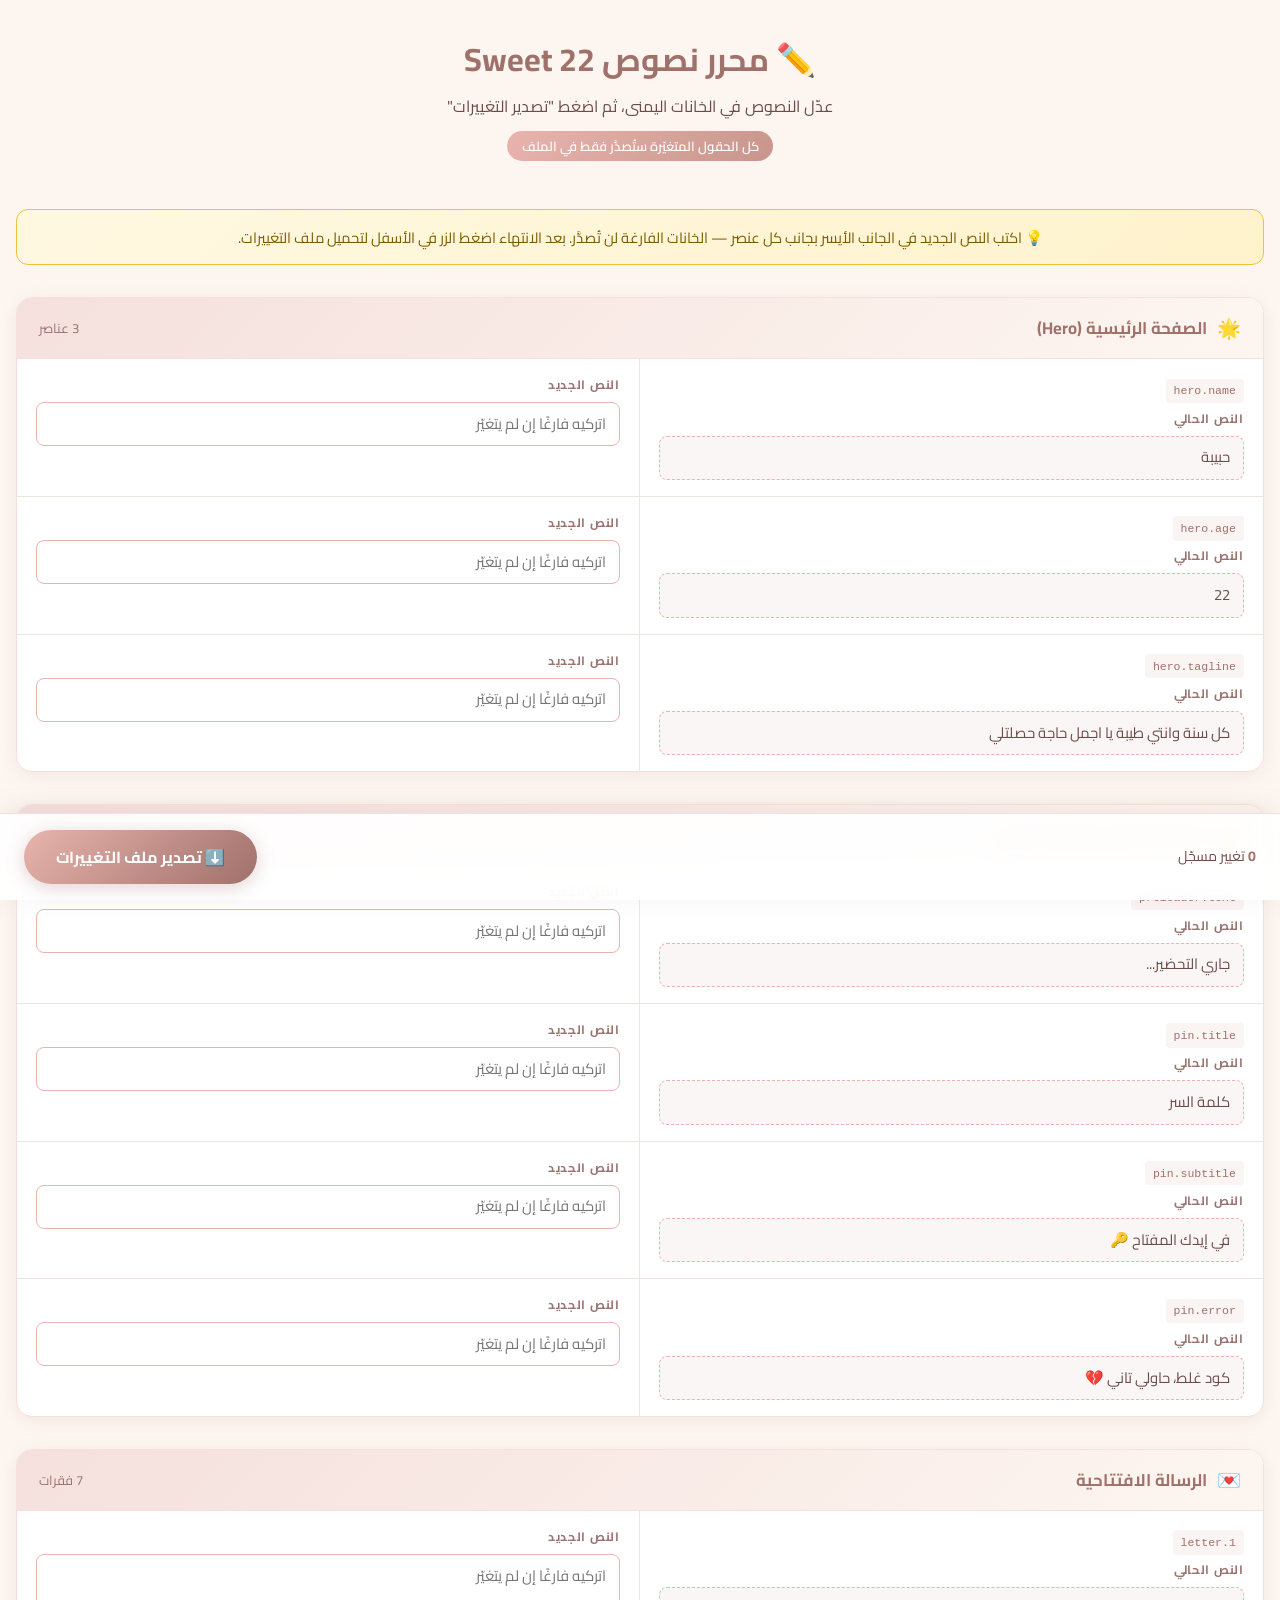
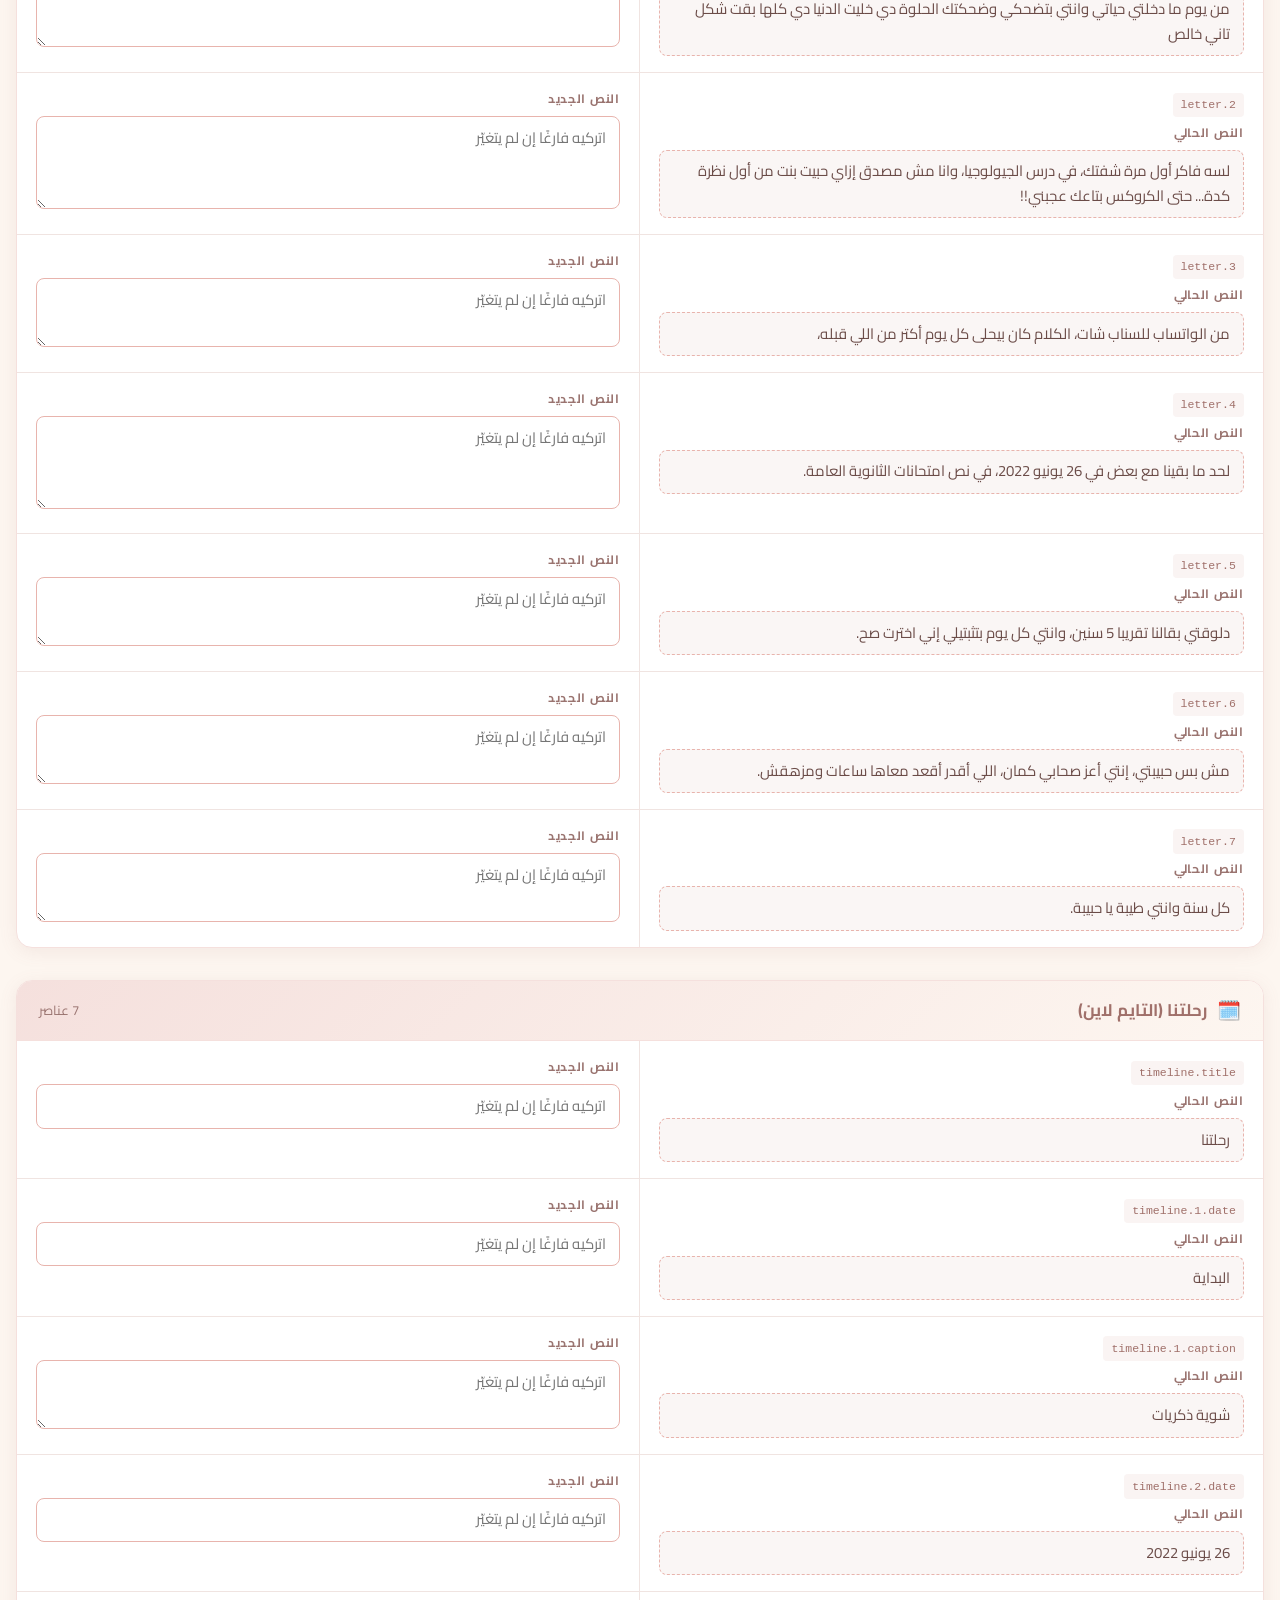
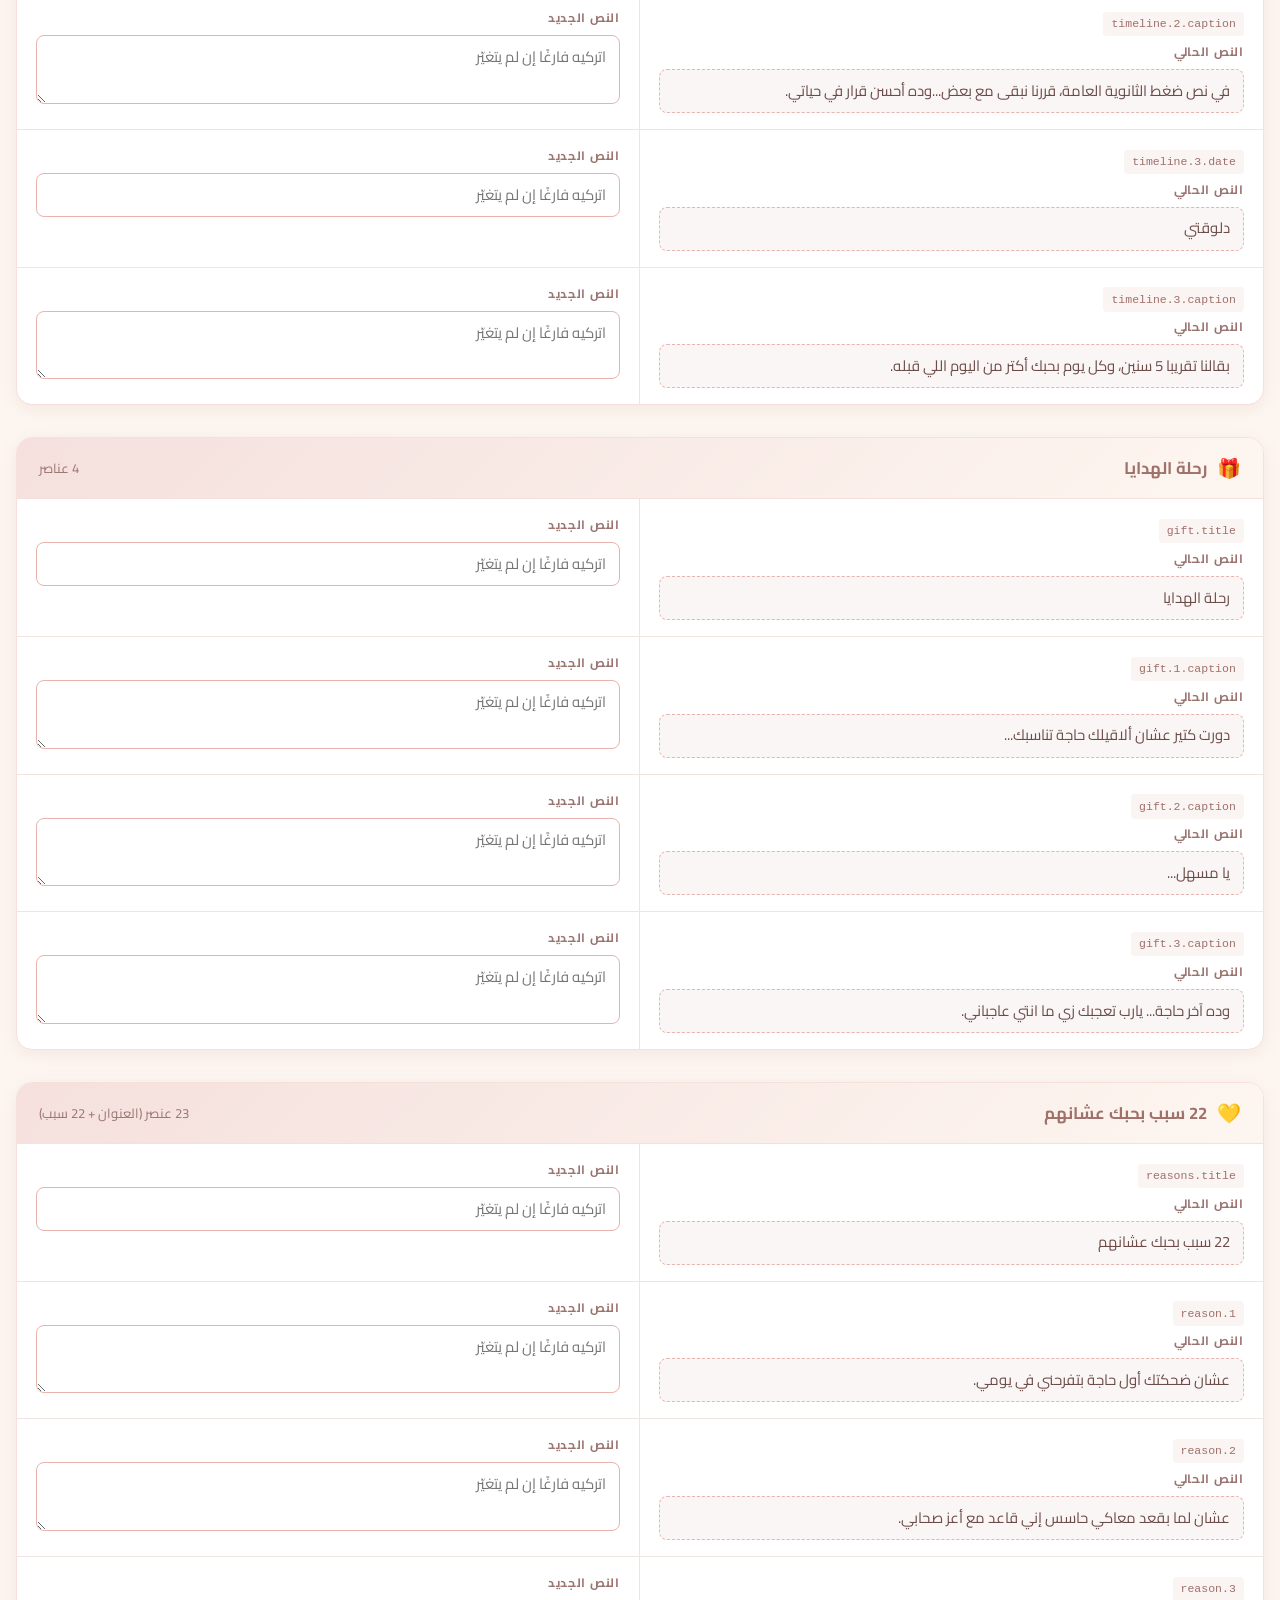
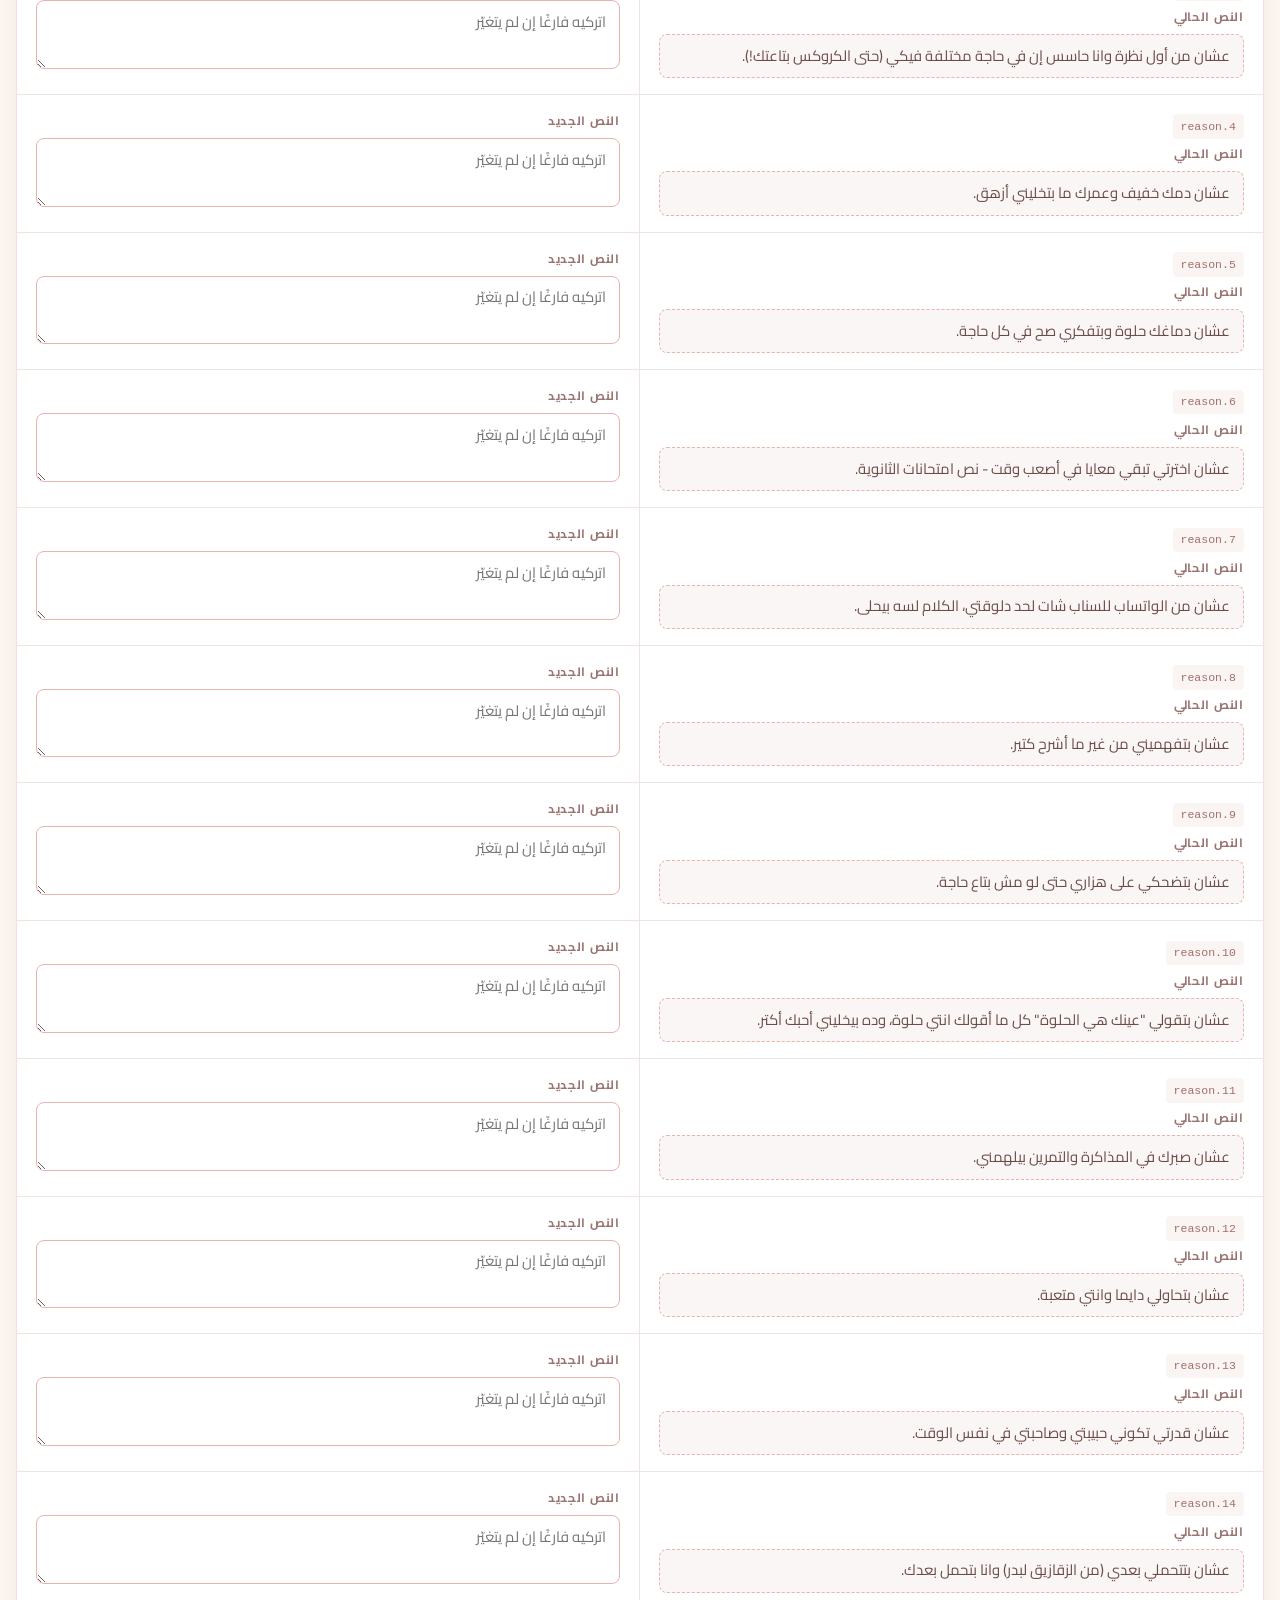
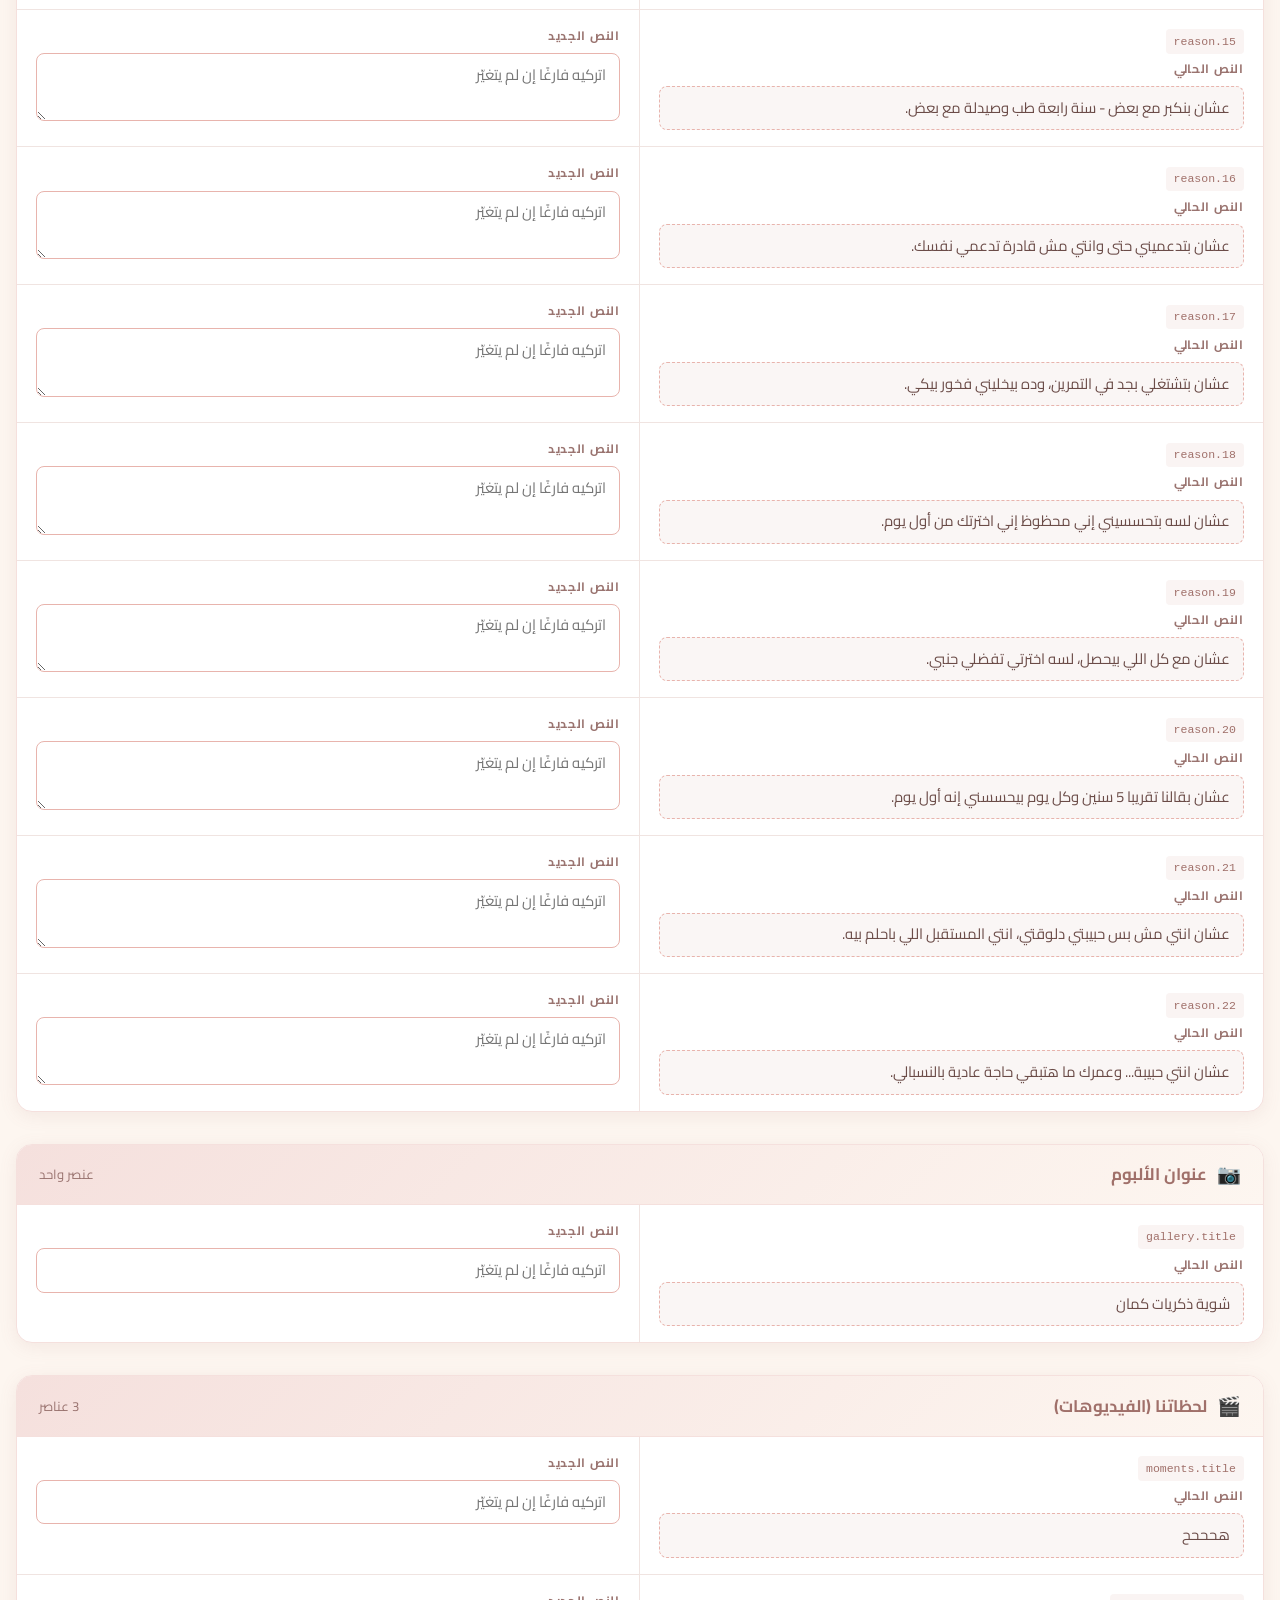
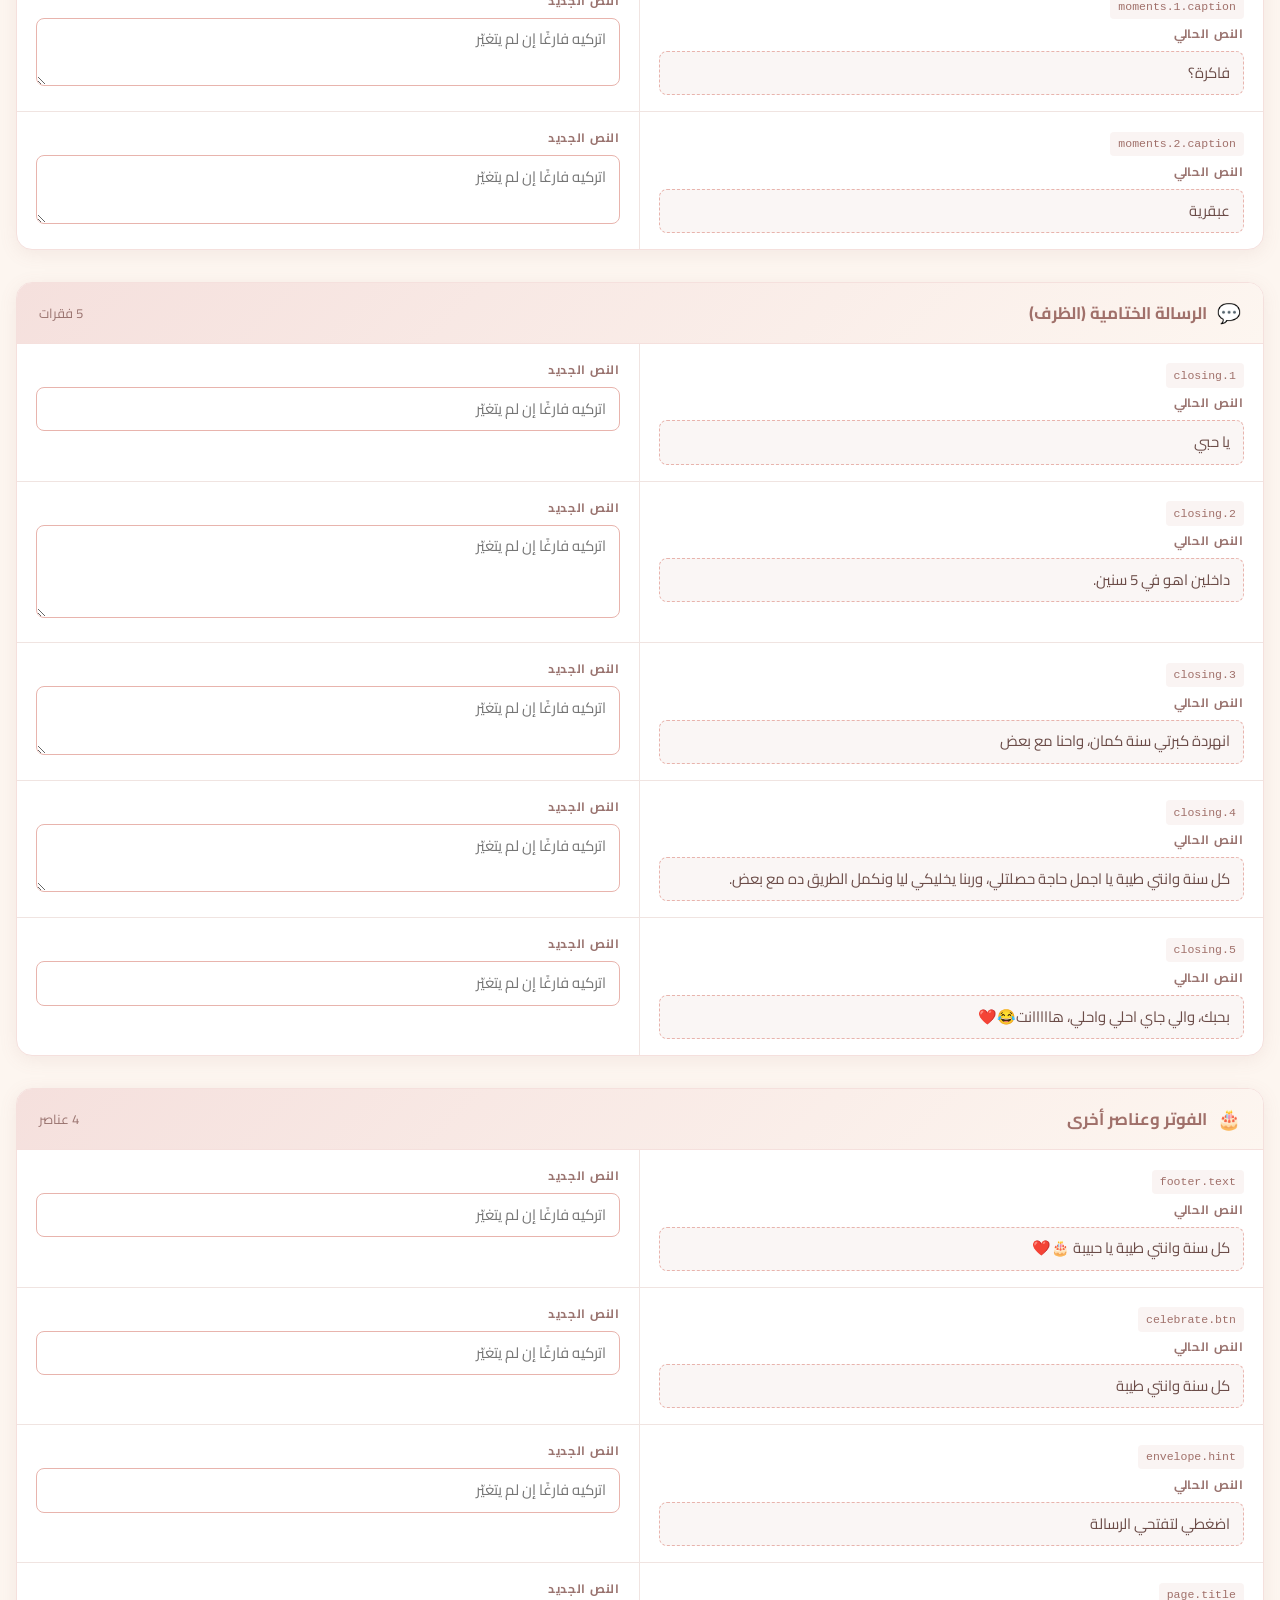
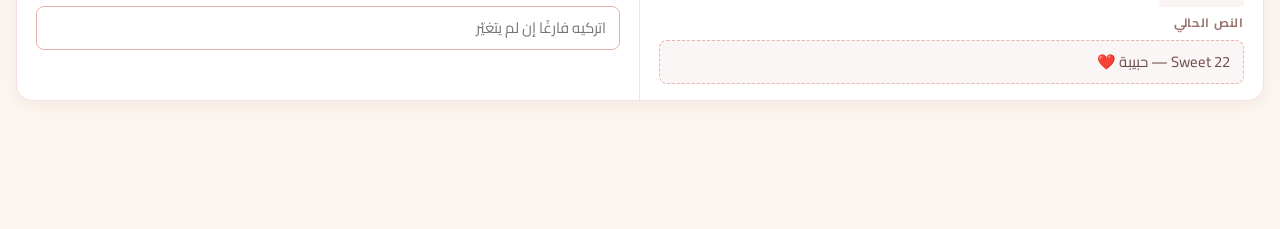
<file: text-editor.html>
<!DOCTYPE html>
<html lang="ar" dir="rtl">
<head>
  <meta charset="UTF-8">
  <meta name="viewport" content="width=device-width, initial-scale=1">
  <title>Sweet 22 — محرر النصوص</title>
  <link rel="preconnect" href="https://fonts.googleapis.com">
  <link href="https://fonts.googleapis.com/css2?family=Cairo:wght@300;400;600;700&display=swap" rel="stylesheet">
  <style>
    *, *::before, *::after { box-sizing: border-box; margin: 0; padding: 0; }

    :root {
      --rose:   #c8958c;
      --rose-lt:#e8b4ad;
      --rose-dk:#a0706a;
      --blush:  #f5e0dd;
      --cream:  #fdf6f0;
      --gold:   #d4a96a;
      --text:   #3d2c2a;
      --mid:    #6b4c48;
      --light:  #9a7470;
      --white:  #ffffff;
      --green:  #27ae60;
    }

    body {
      font-family: 'Cairo', sans-serif;
      background: var(--cream);
      color: var(--text);
      line-height: 1.7;
      padding: 2rem 1rem 6rem;
    }

    /* ── Header ── */
    .page-header {
      text-align: center;
      margin-bottom: 3rem;
    }
    .page-header h1 {
      font-size: 2rem;
      font-weight: 700;
      color: var(--rose-dk);
    }
    .page-header p {
      color: var(--mid);
      font-size: 1rem;
      margin-top: 0.4rem;
    }
    .badge {
      display: inline-block;
      background: linear-gradient(135deg, var(--rose-lt), var(--rose));
      color: var(--white);
      font-size: 0.82rem;
      font-weight: 600;
      padding: 0.25rem 0.9rem;
      border-radius: 99px;
      margin-top: 0.7rem;
    }

    /* ── Section blocks ── */
    .section-block {
      background: var(--white);
      border-radius: 1rem;
      border: 1px solid var(--blush);
      box-shadow: 0 4px 18px rgba(160,112,106,0.1);
      margin-bottom: 2rem;
      overflow: hidden;
    }
    .section-block header {
      background: linear-gradient(135deg, var(--blush), #fdf6f0);
      border-bottom: 1px solid var(--blush);
      padding: 0.85rem 1.4rem;
      display: flex;
      align-items: center;
      gap: 0.6rem;
    }
    .section-block header .icon {
      font-size: 1.2rem;
    }
    .section-block header h2 {
      font-size: 1.05rem;
      font-weight: 700;
      color: var(--rose-dk);
    }
    .section-block header small {
      color: var(--light);
      font-size: 0.82rem;
      margin-right: auto;
    }

    /* ── Row ── */
    .row {
      display: grid;
      grid-template-columns: 1fr 1fr;
      gap: 0;
      border-bottom: 1px solid #f0e4e1;
    }
    .row:last-child { border-bottom: none; }

    .col {
      padding: 1rem 1.2rem;
    }
    .col + .col {
      border-right: 1px solid #f0e4e1;
    }
    .col label {
      display: block;
      font-size: 0.76rem;
      font-weight: 700;
      color: var(--light);
      text-transform: uppercase;
      letter-spacing: 0.06em;
      margin-bottom: 0.4rem;
    }
    .current-text {
      font-size: 0.93rem;
      color: var(--mid);
      background: #faf6f5;
      border: 1px dashed var(--rose-lt);
      border-radius: 0.5rem;
      padding: 0.55rem 0.8rem;
      min-height: 2.4rem;
      white-space: pre-wrap;
      line-height: 1.65;
    }
    textarea, input[type="text"] {
      width: 100%;
      font-family: 'Cairo', sans-serif;
      font-size: 0.93rem;
      color: var(--text);
      border: 1.5px solid var(--rose-lt);
      border-radius: 0.5rem;
      padding: 0.55rem 0.8rem;
      background: var(--white);
      resize: vertical;
      min-height: 2.4rem;
      transition: border-color 0.2s, box-shadow 0.2s;
      line-height: 1.65;
      direction: rtl;
    }
    textarea:focus, input[type="text"]:focus {
      outline: none;
      border-color: var(--rose);
      box-shadow: 0 0 0 3px rgba(200,149,140,0.18);
    }
    textarea.changed, input[type="text"].changed {
      border-color: var(--green);
      background: #f0faf4;
    }

    .row-key {
      font-size: 0.72rem;
      font-family: monospace;
      background: rgba(200,149,140,0.1);
      color: var(--rose-dk);
      padding: 0.15rem 0.5rem;
      border-radius: 4px;
      margin-bottom: 0.35rem;
      display: inline-block;
    }

    /* ── Footer toolbar ── */
    .toolbar {
      position: fixed;
      bottom: 0; left: 0; right: 0;
      background: rgba(255,255,255,0.92);
      backdrop-filter: blur(12px);
      border-top: 1px solid var(--blush);
      padding: 1rem 1.5rem;
      display: flex;
      align-items: center;
      justify-content: space-between;
      gap: 1rem;
      z-index: 100;
      box-shadow: 0 -4px 24px rgba(160,112,106,0.1);
    }
    .toolbar-info {
      font-size: 0.88rem;
      color: var(--mid);
    }
    .toolbar-info strong {
      color: var(--rose-dk);
    }
    .btn-export {
      display: inline-flex;
      align-items: center;
      gap: 0.5rem;
      background: linear-gradient(135deg, var(--rose-lt), var(--rose-dk));
      color: var(--white);
      font-family: 'Cairo', sans-serif;
      font-size: 1rem;
      font-weight: 700;
      padding: 0.75rem 2rem;
      border-radius: 99px;
      border: none;
      cursor: pointer;
      box-shadow: 0 4px 18px rgba(160,112,106,0.3);
      transition: transform 0.2s, box-shadow 0.2s;
    }
    .btn-export:hover {
      transform: translateY(-2px);
      box-shadow: 0 8px 28px rgba(160,112,106,0.4);
    }
    .btn-export:active { transform: scale(0.96); }

    /* ── Notice ── */
    .notice {
      background: linear-gradient(135deg, #fff8e1, #fff3cd);
      border: 1px solid #f0c040;
      border-radius: 0.75rem;
      padding: 0.9rem 1.2rem;
      font-size: 0.92rem;
      color: #7a5c00;
      margin-bottom: 2rem;
      text-align: center;
    }

    @media (max-width: 600px) {
      .row { grid-template-columns: 1fr; }
      .col + .col { border-right: none; border-top: 1px solid #f0e4e1; }
    }
  </style>
</head>
<body>

  <div class="page-header">
    <h1>✏️ محرر نصوص Sweet 22</h1>
    <p>عدّل النصوص في الخانات اليمنى، ثم اضغط "تصدير التغييرات"</p>
    <span class="badge">كل الحقول المتغيّرة ستُصدَّر فقط في الملف</span>
  </div>

  <div class="notice">
    💡 اكتب النص الجديد في الجانب الأيسر بجانب كل عنصر — الخانات الفارغة لن تُصدَّر. بعد الانتهاء اضغط الزر في الأسفل لتحميل ملف التغييرات.
  </div>

  <!-- ════════════════════════════════
       1. HERO SECTION
  ════════════════════════════════ -->
  <div class="section-block">
    <header>
      <span class="icon">🌟</span>
      <h2>الصفحة الرئيسية (Hero)</h2>
      <small>3 عناصر</small>
    </header>

    <div class="row">
      <div class="col">
        <div class="row-key">hero.name</div>
        <label>النص الحالي</label>
        <div class="current-text">حبيبة</div>
      </div>
      <div class="col">
        <label>النص الجديد</label>
        <input type="text" data-key="hero.name" placeholder="اتركيه فارغًا إن لم يتغيّر">
      </div>
    </div>

    <div class="row">
      <div class="col">
        <div class="row-key">hero.age</div>
        <label>النص الحالي</label>
        <div class="current-text">22</div>
      </div>
      <div class="col">
        <label>النص الجديد</label>
        <input type="text" data-key="hero.age" placeholder="اتركيه فارغًا إن لم يتغيّر">
      </div>
    </div>

    <div class="row">
      <div class="col">
        <div class="row-key">hero.tagline</div>
        <label>النص الحالي</label>
        <div class="current-text">كل سنة وانتي طيبة يا اجمل حاجة حصلتلي</div>
      </div>
      <div class="col">
        <label>النص الجديد</label>
        <input type="text" data-key="hero.tagline" placeholder="اتركيه فارغًا إن لم يتغيّر">
      </div>
    </div>
  </div>

  <!-- ════════════════════════════════
       2. PRELOADER / PIN
  ════════════════════════════════ -->
  <div class="section-block">
    <header>
      <span class="icon">🔐</span>
      <h2>شاشة التحميل والكود السري</h2>
      <small>4 عناصر</small>
    </header>

    <div class="row">
      <div class="col">
        <div class="row-key">preloader.text</div>
        <label>النص الحالي</label>
        <div class="current-text">جاري التحضير...</div>
      </div>
      <div class="col">
        <label>النص الجديد</label>
        <input type="text" data-key="preloader.text" placeholder="اتركيه فارغًا إن لم يتغيّر">
      </div>
    </div>

    <div class="row">
      <div class="col">
        <div class="row-key">pin.title</div>
        <label>النص الحالي</label>
        <div class="current-text">كلمة السر</div>
      </div>
      <div class="col">
        <label>النص الجديد</label>
        <input type="text" data-key="pin.title" placeholder="اتركيه فارغًا إن لم يتغيّر">
      </div>
    </div>

    <div class="row">
      <div class="col">
        <div class="row-key">pin.subtitle</div>
        <label>النص الحالي</label>
        <div class="current-text">في إيدك المفتاح 🔑</div>
      </div>
      <div class="col">
        <label>النص الجديد</label>
        <input type="text" data-key="pin.subtitle" placeholder="اتركيه فارغًا إن لم يتغيّر">
      </div>
    </div>

    <div class="row">
      <div class="col">
        <div class="row-key">pin.error</div>
        <label>النص الحالي</label>
        <div class="current-text">كود غلط، حاولي تاني 💔</div>
      </div>
      <div class="col">
        <label>النص الجديد</label>
        <input type="text" data-key="pin.error" placeholder="اتركيه فارغًا إن لم يتغيّر">
      </div>
    </div>
  </div>

  <!-- ════════════════════════════════
       3. OPENING LETTER
  ════════════════════════════════ -->
  <div class="section-block">
    <header>
      <span class="icon">💌</span>
      <h2>الرسالة الافتتاحية</h2>
      <small>7 فقرات</small>
    </header>

    <div class="row">
      <div class="col">
        <div class="row-key">letter.1</div>
        <label>النص الحالي</label>
        <div class="current-text">من يوم ما دخلتي حياتي وانتي بتضحكي وضحكتك الحلوة دي خليت الدنيا دي كلها بقت شكل تاني خالص</div>
      </div>
      <div class="col">
        <label>النص الجديد</label>
        <textarea data-key="letter.1" rows="3" placeholder="اتركيه فارغًا إن لم يتغيّر"></textarea>
      </div>
    </div>

    <div class="row">
      <div class="col">
        <div class="row-key">letter.2</div>
        <label>النص الحالي</label>
        <div class="current-text">لسه فاكر أول مرة شفتك، في درس الجيولوجيا، وانا مش مصدق إزاي حبيت بنت من أول نظرة كدة... حتى الكروكس بتاعك عجبني!!</div>
      </div>
      <div class="col">
        <label>النص الجديد</label>
        <textarea data-key="letter.2" rows="3" placeholder="اتركيه فارغًا إن لم يتغيّر"></textarea>
      </div>
    </div>

    <div class="row">
      <div class="col">
        <div class="row-key">letter.3</div>
        <label>النص الحالي</label>
        <div class="current-text">من الواتساب للسناب شات، الكلام كان بيحلى كل يوم أكتر من اللي قبله،</div>
      </div>
      <div class="col">
        <label>النص الجديد</label>
        <textarea data-key="letter.3" rows="2" placeholder="اتركيه فارغًا إن لم يتغيّر"></textarea>
      </div>
    </div>

    <div class="row">
      <div class="col">
        <div class="row-key">letter.4</div>
        <label>النص الحالي</label>
        <div class="current-text">لحد ما بقينا مع بعض في 26 يونيو 2022، في نص امتحانات الثانوية العامة.</div>
      </div>
      <div class="col">
        <label>النص الجديد</label>
        <textarea data-key="letter.4" rows="3" placeholder="اتركيه فارغًا إن لم يتغيّر"></textarea>
      </div>
    </div>

    <div class="row">
      <div class="col">
        <div class="row-key">letter.5</div>
        <label>النص الحالي</label>
        <div class="current-text">دلوقتي بقالنا تقريبا 5 سنين، وانتي كل يوم بتثبتيلي إني اخترت صح.</div>
      </div>
      <div class="col">
        <label>النص الجديد</label>
        <textarea data-key="letter.5" rows="2" placeholder="اتركيه فارغًا إن لم يتغيّر"></textarea>
      </div>
    </div>

    <div class="row">
      <div class="col">
        <div class="row-key">letter.6</div>
        <label>النص الحالي</label>
        <div class="current-text">مش بس حبيبتي، إنتي أعز صحابي كمان، اللي أقدر أقعد معاها ساعات ومزهقش.</div>
      </div>
      <div class="col">
        <label>النص الجديد</label>
        <textarea data-key="letter.6" rows="2" placeholder="اتركيه فارغًا إن لم يتغيّر"></textarea>
      </div>
    </div>

    <div class="row">
      <div class="col">
        <div class="row-key">letter.7</div>
        <label>النص الحالي</label>
        <div class="current-text">كل سنة وانتي طيبة يا حبيبة.</div>
      </div>
      <div class="col">
        <label>النص الجديد</label>
        <textarea data-key="letter.7" rows="2" placeholder="اتركيه فارغًا إن لم يتغيّر"></textarea>
      </div>
    </div>
  </div>

  <!-- ════════════════════════════════
       4. TIMELINE
  ════════════════════════════════ -->
  <div class="section-block">
    <header>
      <span class="icon">🗓️</span>
      <h2>رحلتنا (التايم لاين)</h2>
      <small>7 عناصر</small>
    </header>

    <div class="row">
      <div class="col">
        <div class="row-key">timeline.title</div>
        <label>النص الحالي</label>
        <div class="current-text">رحلتنا</div>
      </div>
      <div class="col">
        <label>النص الجديد</label>
        <input type="text" data-key="timeline.title" placeholder="اتركيه فارغًا إن لم يتغيّر">
      </div>
    </div>

    <div class="row">
      <div class="col">
        <div class="row-key">timeline.1.date</div>
        <label>النص الحالي</label>
        <div class="current-text">البداية</div>
      </div>
      <div class="col">
        <label>النص الجديد</label>
        <input type="text" data-key="timeline.1.date" placeholder="اتركيه فارغًا إن لم يتغيّر">
      </div>
    </div>

    <div class="row">
      <div class="col">
        <div class="row-key">timeline.1.caption</div>
        <label>النص الحالي</label>
        <div class="current-text">شوية ذكريات</div>
      </div>
      <div class="col">
        <label>النص الجديد</label>
        <textarea data-key="timeline.1.caption" rows="2" placeholder="اتركيه فارغًا إن لم يتغيّر"></textarea>
      </div>
    </div>

    <div class="row">
      <div class="col">
        <div class="row-key">timeline.2.date</div>
        <label>النص الحالي</label>
        <div class="current-text">26 يونيو 2022</div>
      </div>
      <div class="col">
        <label>النص الجديد</label>
        <input type="text" data-key="timeline.2.date" placeholder="اتركيه فارغًا إن لم يتغيّر">
      </div>
    </div>

    <div class="row">
      <div class="col">
        <div class="row-key">timeline.2.caption</div>
        <label>النص الحالي</label>
        <div class="current-text">في نص ضغط الثانوية العامة، قررنا نبقى مع بعض...وده أحسن قرار في حياتي.</div>
      </div>
      <div class="col">
        <label>النص الجديد</label>
        <textarea data-key="timeline.2.caption" rows="2" placeholder="اتركيه فارغًا إن لم يتغيّر"></textarea>
      </div>
    </div>

    <div class="row">
      <div class="col">
        <div class="row-key">timeline.3.date</div>
        <label>النص الحالي</label>
        <div class="current-text">دلوقتي</div>
      </div>
      <div class="col">
        <label>النص الجديد</label>
        <input type="text" data-key="timeline.3.date" placeholder="اتركيه فارغًا إن لم يتغيّر">
      </div>
    </div>

    <div class="row">
      <div class="col">
        <div class="row-key">timeline.3.caption</div>
        <label>النص الحالي</label>
        <div class="current-text">بقالنا تقريبا 5 سنين، وكل يوم بحبك أكتر من اليوم اللي قبله.</div>
      </div>
      <div class="col">
        <label>النص الجديد</label>
        <textarea data-key="timeline.3.caption" rows="2" placeholder="اتركيه فارغًا إن لم يتغيّر"></textarea>
      </div>
    </div>
  </div>

  <!-- ════════════════════════════════
       5. GIFT HUNT
  ════════════════════════════════ -->
  <div class="section-block">
    <header>
      <span class="icon">🎁</span>
      <h2>رحلة الهدايا</h2>
      <small>4 عناصر</small>
    </header>

    <div class="row">
      <div class="col">
        <div class="row-key">gift.title</div>
        <label>النص الحالي</label>
        <div class="current-text">رحلة الهدايا</div>
      </div>
      <div class="col">
        <label>النص الجديد</label>
        <input type="text" data-key="gift.title" placeholder="اتركيه فارغًا إن لم يتغيّر">
      </div>
    </div>

    <div class="row">
      <div class="col">
        <div class="row-key">gift.1.caption</div>
        <label>النص الحالي</label>
        <div class="current-text">دورت كتير عشان ألاقيلك حاجة تناسبك...</div>
      </div>
      <div class="col">
        <label>النص الجديد</label>
        <textarea data-key="gift.1.caption" rows="2" placeholder="اتركيه فارغًا إن لم يتغيّر"></textarea>
      </div>
    </div>

    <div class="row">
      <div class="col">
        <div class="row-key">gift.2.caption</div>
        <label>النص الحالي</label>
        <div class="current-text">يا مسهل...</div>
      </div>
      <div class="col">
        <label>النص الجديد</label>
        <textarea data-key="gift.2.caption" rows="2" placeholder="اتركيه فارغًا إن لم يتغيّر"></textarea>
      </div>
    </div>

    <div class="row">
      <div class="col">
        <div class="row-key">gift.3.caption</div>
        <label>النص الحالي</label>
        <div class="current-text">وده آخر حاجة... يارب تعجبك زي ما انتي عاجباني.</div>
      </div>
      <div class="col">
        <label>النص الجديد</label>
        <textarea data-key="gift.3.caption" rows="2" placeholder="اتركيه فارغًا إن لم يتغيّر"></textarea>
      </div>
    </div>
  </div>

  <!-- ════════════════════════════════
       6. 22 REASONS
  ════════════════════════════════ -->
  <div class="section-block">
    <header>
      <span class="icon">💛</span>
      <h2>22 سبب بحبك عشانهم</h2>
      <small>23 عنصر (العنوان + 22 سبب)</small>
    </header>

    <div class="row">
      <div class="col">
        <div class="row-key">reasons.title</div>
        <label>النص الحالي</label>
        <div class="current-text">22 سبب بحبك عشانهم</div>
      </div>
      <div class="col">
        <label>النص الجديد</label>
        <input type="text" data-key="reasons.title" placeholder="اتركيه فارغًا إن لم يتغيّر">
      </div>
    </div>

    <div id="reasons-rows">
      <!-- injected by JS below -->
    </div>
  </div>

  <!-- ════════════════════════════════
       7. GALLERY TITLE
  ════════════════════════════════ -->
  <div class="section-block">
    <header>
      <span class="icon">📷</span>
      <h2>عنوان الألبوم</h2>
      <small>عنصر واحد</small>
    </header>

    <div class="row">
      <div class="col">
        <div class="row-key">gallery.title</div>
        <label>النص الحالي</label>
        <div class="current-text">شوية ذكريات كمان</div>
      </div>
      <div class="col">
        <label>النص الجديد</label>
        <input type="text" data-key="gallery.title" placeholder="اتركيه فارغًا إن لم يتغيّر">
      </div>
    </div>
  </div>

  <!-- ════════════════════════════════
       8. OUR MOMENTS
  ════════════════════════════════ -->
  <div class="section-block">
    <header>
      <span class="icon">🎬</span>
      <h2>لحظاتنا (الفيديوهات)</h2>
      <small>3 عناصر</small>
    </header>

    <div class="row">
      <div class="col">
        <div class="row-key">moments.title</div>
        <label>النص الحالي</label>
        <div class="current-text">هحححح</div>
      </div>
      <div class="col">
        <label>النص الجديد</label>
        <input type="text" data-key="moments.title" placeholder="اتركيه فارغًا إن لم يتغيّر">
      </div>
    </div>

    <div class="row">
      <div class="col">
        <div class="row-key">moments.1.caption</div>
        <label>النص الحالي</label>
        <div class="current-text">فاكرة؟</div>
      </div>
      <div class="col">
        <label>النص الجديد</label>
        <textarea data-key="moments.1.caption" rows="2" placeholder="اتركيه فارغًا إن لم يتغيّر"></textarea>
      </div>
    </div>

    <div class="row">
      <div class="col">
        <div class="row-key">moments.2.caption</div>
        <label>النص الحالي</label>
        <div class="current-text">عبقرية</div>
      </div>
      <div class="col">
        <label>النص الجديد</label>
        <textarea data-key="moments.2.caption" rows="2" placeholder="اتركيه فارغًا إن لم يتغيّر"></textarea>
      </div>
    </div>
  </div>

  <!-- ════════════════════════════════
       9. CLOSING LETTER
  ════════════════════════════════ -->
  <div class="section-block">
    <header>
      <span class="icon">💬</span>
      <h2>الرسالة الختامية (الظرف)</h2>
      <small>5 فقرات</small>
    </header>

    <div class="row">
      <div class="col">
        <div class="row-key">closing.1</div>
        <label>النص الحالي</label>
        <div class="current-text">يا حبي</div>
      </div>
      <div class="col">
        <label>النص الجديد</label>
        <input type="text" data-key="closing.1" placeholder="اتركيه فارغًا إن لم يتغيّر">
      </div>
    </div>

    <div class="row">
      <div class="col">
        <div class="row-key">closing.2</div>
        <label>النص الحالي</label>
        <div class="current-text">داخلين اهو في 5 سنين.</div>
      </div>
      <div class="col">
        <label>النص الجديد</label>
        <textarea data-key="closing.2" rows="3" placeholder="اتركيه فارغًا إن لم يتغيّر"></textarea>
      </div>
    </div>

    <div class="row">
      <div class="col">
        <div class="row-key">closing.3</div>
        <label>النص الحالي</label>
        <div class="current-text">انهردة كبرتي سنة كمان، واحنا مع بعض</div>
      </div>
      <div class="col">
        <label>النص الجديد</label>
        <textarea data-key="closing.3" rows="2" placeholder="اتركيه فارغًا إن لم يتغيّر"></textarea>
      </div>
    </div>

    <div class="row">
      <div class="col">
        <div class="row-key">closing.4</div>
        <label>النص الحالي</label>
        <div class="current-text">كل سنة وانتي طيبة يا اجمل حاجة حصلتلي، وربنا يخليكي ليا ونكمل الطريق ده مع بعض.</div>
      </div>
      <div class="col">
        <label>النص الجديد</label>
        <textarea data-key="closing.4" rows="2" placeholder="اتركيه فارغًا إن لم يتغيّر"></textarea>
      </div>
    </div>

    <div class="row">
      <div class="col">
        <div class="row-key">closing.5</div>
        <label>النص الحالي</label>
        <div class="current-text">بحبك، والي جاي احلي واحلي، هااااانت😂❤️</div>
      </div>
      <div class="col">
        <label>النص الجديد</label>
        <input type="text" data-key="closing.5" placeholder="اتركيه فارغًا إن لم يتغيّر">
      </div>
    </div>
  </div>

  <!-- ════════════════════════════════
       10. FOOTER + MISC
  ════════════════════════════════ -->
  <div class="section-block">
    <header>
      <span class="icon">🎂</span>
      <h2>الفوتر وعناصر أخرى</h2>
      <small>4 عناصر</small>
    </header>

    <div class="row">
      <div class="col">
        <div class="row-key">footer.text</div>
        <label>النص الحالي</label>
        <div class="current-text">كل سنة وانتي طيبة يا حبيبة 🎂❤️</div>
      </div>
      <div class="col">
        <label>النص الجديد</label>
        <input type="text" data-key="footer.text" placeholder="اتركيه فارغًا إن لم يتغيّر">
      </div>
    </div>

    <div class="row">
      <div class="col">
        <div class="row-key">celebrate.btn</div>
        <label>النص الحالي</label>
        <div class="current-text">كل سنة وانتي طيبة</div>
      </div>
      <div class="col">
        <label>النص الجديد</label>
        <input type="text" data-key="celebrate.btn" placeholder="اتركيه فارغًا إن لم يتغيّر">
      </div>
    </div>

    <div class="row">
      <div class="col">
        <div class="row-key">envelope.hint</div>
        <label>النص الحالي</label>
        <div class="current-text">اضغطي لتفتحي الرسالة</div>
      </div>
      <div class="col">
        <label>النص الجديد</label>
        <input type="text" data-key="envelope.hint" placeholder="اتركيه فارغًا إن لم يتغيّر">
      </div>
    </div>

    <div class="row">
      <div class="col">
        <div class="row-key">page.title</div>
        <label>النص الحالي</label>
        <div class="current-text">Sweet 22 — حبيبة ❤️</div>
      </div>
      <div class="col">
        <label>النص الجديد</label>
        <input type="text" data-key="page.title" placeholder="اتركيه فارغًا إن لم يتغيّر">
      </div>
    </div>
  </div>

  <!-- Fixed bottom toolbar -->
  <div class="toolbar">
    <div class="toolbar-info">
      <strong id="change-count">0</strong> تغيير مسجّل
    </div>
    <button class="btn-export" id="export-btn">
      ⬇️ تصدير ملف التغييرات
    </button>
  </div>


  <script>
    /* ── Inject the 22 Reasons rows ── */
    const reasons = [
      "عشان ضحكتك أول حاجة بتفرحني في يومي.",
      "عشان لما بقعد معاكي حاسس إني قاعد مع أعز صحابي.",
      "عشان من أول نظرة وانا حاسس إن في حاجة مختلفة فيكي (حتى الكروكس بتاعتك!).",
      "عشان دمك خفيف وعمرك ما بتخليني أزهق.",
      "عشان دماغك حلوة وبتفكري صح في كل حاجة.",
      "عشان اخترتي تبقي معايا في أصعب وقت - نص امتحانات الثانوية.",
      "عشان من الواتساب للسناب شات لحد دلوقتي، الكلام لسه بيحلى.",
      "عشان بتفهميني من غير ما أشرح كتير.",
      "عشان بتضحكي على هزاري حتى لو مش بتاع حاجة.",
      "عشان بتقولي \"عينك هي الحلوة\" كل ما أقولك انتي حلوة، وده بيخليني أحبك أكتر.",
      "عشان صبرك في المذاكرة والتمرين بيلهمني.",
      "عشان بتحاولي دايما وانتي متعبة.",
      "عشان قدرتي تكوني حبيبتي وصاحبتي في نفس الوقت.",
      "عشان بتتحملي بعدي (من الزقازيق لبدر) وانا بتحمل بعدك.",
      "عشان بنكبر مع بعض - سنة رابعة طب وصيدلة مع بعض.",
      "عشان بتدعميني حتى وانتي مش قادرة تدعمي نفسك.",
      "عشان بتشتغلي بجد في التمرين، وده بيخليني فخور بيكي.",
      "عشان لسه بتحسسيني إني محظوظ إني اخترتك من أول يوم.",
      "عشان مع كل اللي بيحصل، لسه اخترتي تفضلي جنبي.",
      "عشان بقالنا تقريبا 5 سنين وكل يوم بيحسسني إنه أول يوم.",
      "عشان انتي مش بس حبيبتي دلوقتي، انتي المستقبل اللي باحلم بيه.",
      "عشان انتي حبيبة... وعمرك ما هتبقي حاجة عادية بالنسبالي."
    ];

    const container = document.getElementById('reasons-rows');
    reasons.forEach((r, i) => {
      const num = i + 1;
      const row = document.createElement('div');
      row.className = 'row';
      row.innerHTML = `
        <div class="col">
          <div class="row-key">reason.${num}</div>
          <label>النص الحالي</label>
          <div class="current-text">${r}</div>
        </div>
        <div class="col">
          <label>النص الجديد</label>
          <textarea data-key="reason.${num}" rows="2" placeholder="اتركيه فارغًا إن لم يتغيّر"></textarea>
        </div>`;
      container.appendChild(row);
    });

    /* ── Live change counter ── */
    let changeCount = 0;
    const countEl = document.getElementById('change-count');

    document.addEventListener('input', e => {
      const el = e.target;
      if (!el.dataset.key) return;
      const val = el.value.trim();
      el.classList.toggle('changed', val.length > 0);
      countEl.textContent = document.querySelectorAll('[data-key].changed').length;
    });

    /* ── Export ── */
    document.getElementById('export-btn').addEventListener('click', () => {
      const fields = document.querySelectorAll('[data-key]');
      const lines = [];
      const changed = [];

      fields.forEach(el => {
        const val = el.value.trim();
        if (val) changed.push({ key: el.dataset.key, value: val });
      });

      if (!changed.length) {
        alert('لم تُدخلي أي تغييرات بعد!');
        return;
      }

      lines.push('=== Sweet 22 — ملف التغييرات ===');
      lines.push(`التاريخ: ${new Date().toLocaleString('ar-EG')}`);
      lines.push(`عدد التغييرات: ${changed.length}`);
      lines.push('');
      lines.push('─'.repeat(40));
      lines.push('');

      changed.forEach(({ key, value }) => {
        lines.push(`[${key}]`);
        lines.push(value);
        lines.push('');
      });

      lines.push('─'.repeat(40));
      lines.push('=== نهاية الملف ===');

      const blob = new Blob([lines.join('\n')], { type: 'text/plain;charset=utf-8' });
      const url  = URL.createObjectURL(blob);
      const a    = document.createElement('a');
      a.href     = url;
      a.download = 'sweet22-changes.txt';
      a.click();
      URL.revokeObjectURL(url);
    });
  </script>
</body>
</html>
</file>
